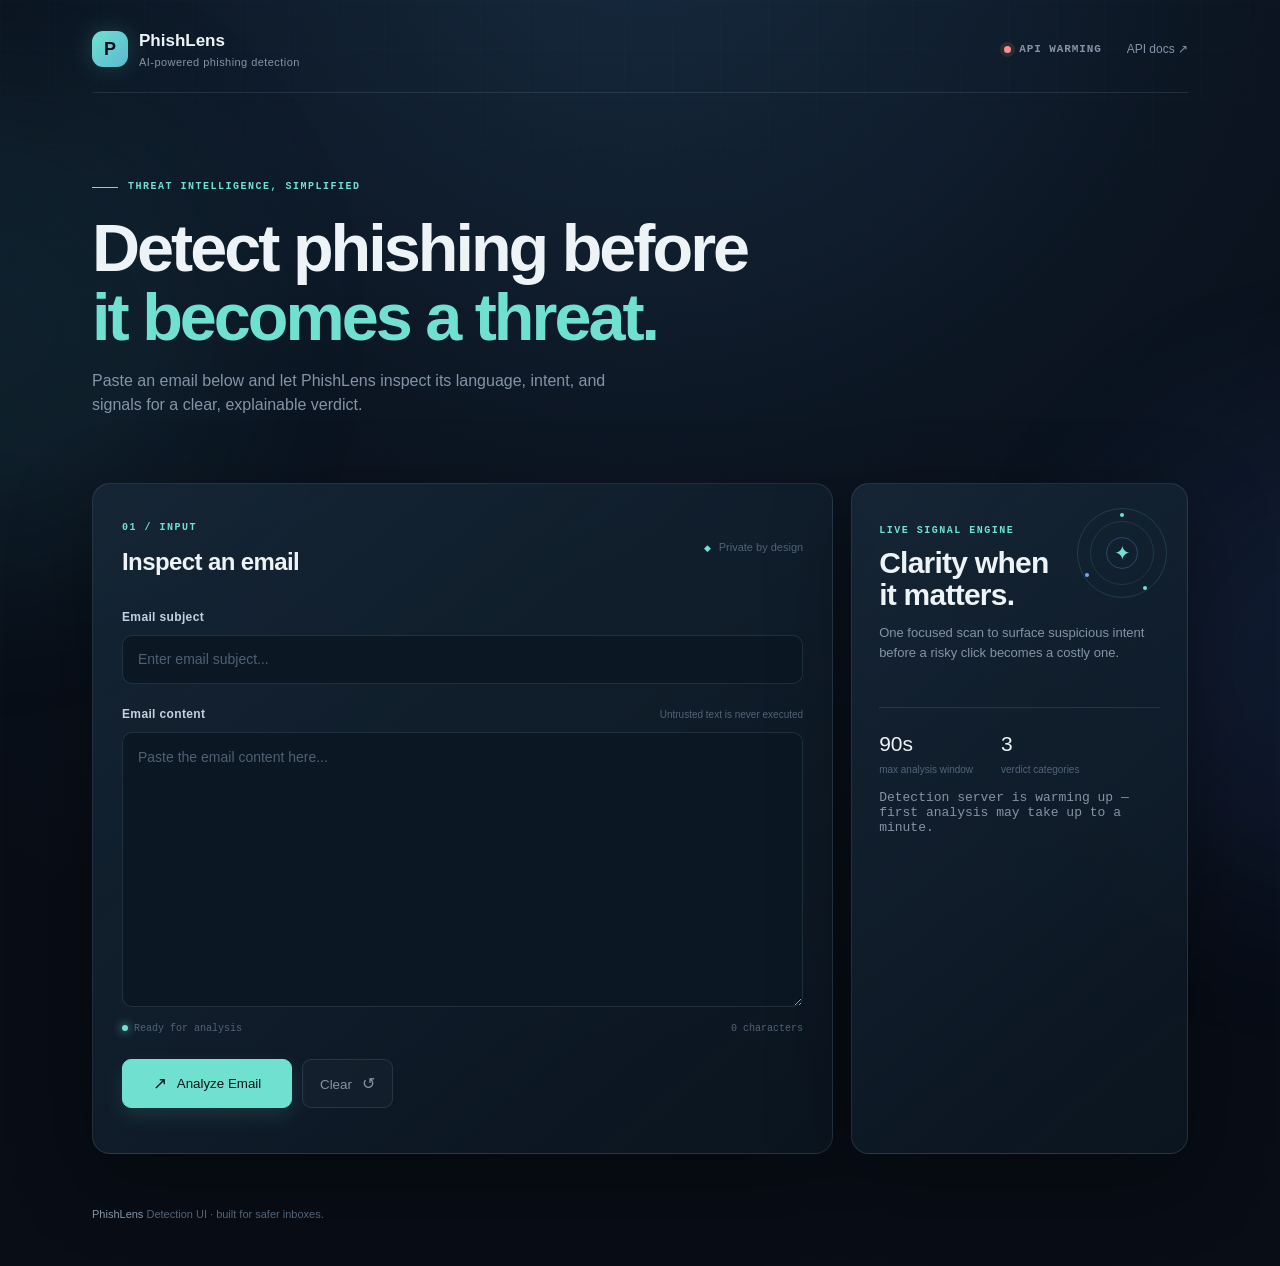
<file: index.html>
<!doctype html>
<meta charset="utf-8">
<meta http-equiv="refresh" content="0; url=frontend/">
<link rel="canonical" href="https://sairishitha-2787.github.io/phishlens/frontend/">
<title>Phishlens</title>
<p>Redirecting to <a href="frontend/">the Phishlens app</a>…</p>
</file>
<file: frontend/styles.css>
:root{--ink:#edf3f7;--muted:#8494a6;--faint:#526477;--line:rgba(147,174,198,.16);--surface:rgba(17,29,42,.82);--input:#0b1723;--cyan:#70e1d0;--blue:#76a7ff;--danger:#ff8f91;--yellow:#f5c979;--shadow:0 24px 80px rgba(0,0,0,.34)}
*{box-sizing:border-box}html{background:#080d16}body{margin:0;min-width:320px;color:var(--ink);background:radial-gradient(circle at 50% -10%,#172b40 0,#0b1420 42%,#080d16 76%);font-family:"Segoe UI",Tahoma,sans-serif;font-size:16px;line-height:1.5;overflow-x:hidden}body:before{content:"";position:fixed;inset:0;pointer-events:none;opacity:.22;background-image:linear-gradient(rgba(113,157,190,.1) 1px,transparent 1px),linear-gradient(90deg,rgba(113,157,190,.1) 1px,transparent 1px);background-size:48px 48px;mask-image:linear-gradient(to bottom,#000,transparent 70%)}
.page-shell{position:relative;max-width:1160px;margin:auto;padding:28px 32px 44px}.ambient{position:fixed;width:480px;height:480px;border-radius:50%;filter:blur(90px);opacity:.12;pointer-events:none;animation:drift 14s ease-in-out infinite alternate}.ambient-one{background:#3a8c9d;top:10%;left:-260px}.ambient-two{background:#426ac6;right:-300px;bottom:0;animation-delay:-5s}.site-header{display:flex;justify-content:space-between;align-items:center;border-bottom:1px solid var(--line);padding-bottom:22px}.brand{display:flex;align-items:center;gap:11px;color:var(--ink);text-decoration:none}.brand-mark{display:grid;place-items:center;width:36px;height:36px;color:#071219;background:linear-gradient(135deg,var(--cyan),#5ab9d2);border-radius:11px;font-weight:800;font-size:18px;box-shadow:0 0 24px rgba(112,225,208,.2)}.brand strong{display:block;font-size:17px}.brand small{display:block;color:var(--muted);font-size:11px;letter-spacing:.04em}.header-actions{display:flex;align-items:center;gap:25px}.api-status{display:flex;align-items:center;gap:8px;color:var(--muted);font:600 11px/1 ui-monospace,SFMono-Regular,monospace;text-transform:uppercase;letter-spacing:.08em}.status-dot{width:7px;height:7px;background:var(--yellow);border-radius:50%;box-shadow:0 0 0 4px rgba(245,201,121,.1)}.api-status.online .status-dot{background:var(--cyan);box-shadow:0 0 0 4px rgba(112,225,208,.1)}.api-status.offline .status-dot{background:var(--danger)}.text-link,footer a{color:var(--muted);text-decoration:none;font-size:12px}.text-link:hover,footer a:hover{color:var(--cyan)}
.hero{padding:88px 0 66px;max-width:750px}.eyebrow,.section-kicker{color:var(--cyan);font:600 10px/1.2 ui-monospace,SFMono-Regular,monospace;letter-spacing:.15em;text-transform:uppercase}.eyebrow{display:flex;align-items:center;gap:10px}.eyebrow-line{width:26px;height:1px;background:var(--cyan)}.hero h1{margin:21px 0 17px;font-size:clamp(40px,5.2vw,67px);line-height:1.04;letter-spacing:-.045em;font-weight:650}.hero h1 em{color:var(--cyan);font-style:normal}.hero p{max-width:560px;margin:0;color:var(--muted);font-size:16px}.analysis-layout{display:grid;grid-template-columns:minmax(0,1.65fr) minmax(260px,.75fr);gap:18px;align-items:stretch}.analysis-card,.signal-panel,.result-card{border:1px solid var(--line);background:linear-gradient(140deg,rgba(22,39,55,.9),rgba(11,22,33,.84));border-radius:18px;box-shadow:var(--shadow)}.analysis-card{padding:29px}.card-heading,.result-topline,.label-row,.editor-footer,.metric-heading,.probability-heading{display:flex;justify-content:space-between;align-items:center}.card-heading{margin-bottom:28px}.card-heading h2,.signal-panel h2,.result-card h2{margin:7px 0 0;letter-spacing:-.025em}.card-heading h2{font-size:24px}.secure-note{color:var(--faint);font-size:11px}.secure-note span{color:var(--cyan);font-size:9px;margin-right:5px}.field-group{margin-top:21px}.field-group label{display:block;margin-bottom:9px;font-size:12px;font-weight:600;color:#c5d1dd;letter-spacing:.03em}.label-row{align-items:baseline}.field-hint{color:var(--faint);font-size:10px}.field-group input,.field-group textarea{width:100%;border:1px solid rgba(139,170,197,.17);border-radius:10px;background:var(--input);color:var(--ink);font:inherit;font-size:14px;padding:13px 15px;transition:border-color .2s,box-shadow .2s,background .2s}.field-group textarea{min-height:205px;resize:vertical;line-height:1.6}.field-group input::placeholder,.field-group textarea::placeholder{color:#4e6173}.field-group input:focus,.field-group textarea:focus{outline:none;border-color:rgba(112,225,208,.75);box-shadow:0 0 0 3px rgba(112,225,208,.09),0 0 20px rgba(112,225,208,.06);background:#0c1a28}.editor-footer{padding-top:9px;color:var(--faint);font:10px ui-monospace,SFMono-Regular,monospace}.editor-dot{width:6px;height:6px;margin-right:6px;border-radius:50%;background:var(--cyan);box-shadow:0 0 10px var(--cyan)}.editor-dot+span{margin-right:auto}.charcount{color:var(--faint)}.actions{display:flex;gap:10px;margin-top:25px}.primary-button,.secondary-button,.again-button{border-radius:9px;cursor:pointer;font:600 13px inherit;transition:transform .2s,box-shadow .2s,background .2s,border-color .2s}.primary-button{display:flex;align-items:center;justify-content:center;gap:10px;min-width:170px;padding:13px 19px;border:1px solid var(--cyan);color:#071419;background:var(--cyan);box-shadow:0 8px 20px rgba(112,225,208,.13)}.primary-button:hover:not(:disabled){transform:translateY(-2px);box-shadow:0 12px 26px rgba(112,225,208,.25)}.button-icon{font-size:17px}.primary-button.is-loading .button-icon{width:13px;height:13px;border:2px solid rgba(7,20,25,.28);border-top-color:#071419;border-radius:50%;font-size:0;animation:spin .7s linear infinite}.secondary-button{padding:12px 17px;color:var(--muted);border:1px solid var(--line);background:rgba(255,255,255,.025)}.secondary-button:hover{color:var(--ink);border-color:rgba(147,174,198,.35)}.secondary-button span{font-size:16px;margin-left:6px}.primary-button:disabled{cursor:wait;opacity:.72}
.signal-panel{position:relative;overflow:hidden;padding:32px 27px}.signal-panel h2{font-size:30px;line-height:1.05}.signal-panel p{color:var(--muted);font-size:13px}.signal-orbit{position:absolute;top:24px;right:20px;width:90px;height:90px;border:1px solid rgba(112,225,208,.15);border-radius:50%}.signal-orbit:before,.signal-orbit:after{content:"";position:absolute;inset:12px;border:1px solid rgba(112,225,208,.12);border-radius:50%}.signal-orbit:after{inset:28px;border-color:rgba(118,167,255,.28)}.signal-orbit b{position:absolute;inset:0;display:grid;place-items:center;color:var(--cyan);font-size:20px;font-weight:400}.signal-orbit span{position:absolute;width:4px;height:4px;background:var(--cyan);border-radius:50%;top:4px;left:42px}.signal-orbit span:nth-child(2){top:64px;left:7px;background:var(--blue)}.signal-orbit span:nth-child(3){top:77px;left:65px}.signal-stats{display:flex;gap:28px;margin-top:45px;padding-top:20px;border-top:1px solid var(--line)}.signal-stats strong,.signal-stats span{display:block}.signal-stats strong{font-size:21px;font-weight:500}.signal-stats span{color:var(--faint);font-size:10px;margin-top:2px}.warmup{color:var(--faint);font:10px ui-monospace,SFMono-Regular,monospace}.warmup.ready{color:var(--cyan)}#status{margin-top:16px;font-size:12px}.error{display:flex;align-items:center;color:var(--danger);border:1px solid rgba(255,143,145,.27);border-radius:8px;padding:10px 12px;background:rgba(255,143,145,.07)}.loading{color:var(--cyan)}.loading:before{content:"";display:inline-block;width:6px;height:6px;margin:0 8px 1px 1px;border-radius:50%;background:var(--cyan);box-shadow:0 0 12px var(--cyan);animation:pulse 1s ease-in-out infinite}.ok-hint{color:var(--cyan)}
.result-card{margin-top:18px;padding:29px;animation:slide-up .5s both}.result-topline{color:var(--faint)}.result-id{font:10px ui-monospace,SFMono-Regular,monospace}.verdict-layout{display:grid;grid-template-columns:1.25fr .75fr;gap:40px;align-items:center;padding:27px 0 31px}.verdict-copy{display:flex;align-items:center;gap:17px}.verdict-icon{display:grid;place-items:center;flex:0 0 55px;height:55px;border-radius:16px;font-size:27px;font-weight:700}.verdict-icon.legit{color:var(--cyan);background:rgba(112,225,208,.1)}.verdict-icon.phish,.verdict-icon.ai-phish{color:var(--danger);background:rgba(255,143,145,.1)}.verdict-icon.unknown{color:var(--yellow);background:rgba(245,201,121,.1)}.result-label{margin:0;color:var(--muted);font:10px ui-monospace,SFMono-Regular,monospace;text-transform:uppercase;letter-spacing:.12em}.verdict-copy h2{font-size:28px}.raw-label{color:var(--faint);font-size:11px;margin:5px 0 0}.mono{font-family:ui-monospace,SFMono-Regular,monospace}.confidence{padding-left:25px;border-left:1px solid var(--line)}.metric-heading{font-size:12px;color:var(--muted)}.metric-heading strong{color:var(--ink);font-size:24px;font-weight:500}.bar-track,.probability-track{overflow:hidden;background:#172735;border-radius:99px}.bar-track{height:8px;margin-top:12px}.bar-fill,.probability-fill{height:100%;width:0;border-radius:99px;background:linear-gradient(90deg,var(--blue),var(--cyan));transition:width 1s cubic-bezier(.2,.8,.2,1)}.confidence p{color:var(--faint);font-size:10px}.result-grid{display:grid;grid-template-columns:1fr 1fr;gap:17px}.result-section{min-width:0;padding:21px;border:1px solid var(--line);border-radius:12px;background:rgba(6,15,25,.34)}.section-title{display:flex;align-items:center;gap:9px}.section-title h3{margin:0;font-size:13px;font-weight:600}.mini-icon{color:var(--cyan)}.disclaimer,.empty-state{color:var(--faint);font-size:10px;margin:9px 0 15px}.probability-list{display:grid;gap:13px}.probability-heading{color:var(--muted);font-size:11px}.probability-heading strong{color:var(--ink);font-size:11px;font-weight:600}.probability-track{height:5px;margin-top:6px}.probability-fill{background:var(--blue);transition-duration:1.2s}.feature-list{display:flex;flex-wrap:wrap;gap:7px}.feature-pill{padding:5px 9px;color:#b9f1e8;border:1px solid rgba(112,225,208,.21);border-radius:6px;background:rgba(112,225,208,.07);font:11px ui-monospace,SFMono-Regular,monospace}.technical-details{margin-top:17px;border-top:1px solid var(--line);color:var(--muted);font-size:11px}.technical-details summary{display:flex;justify-content:space-between;padding:15px 0;cursor:pointer;list-style:none}.technical-details summary::-webkit-details-marker{display:none}.technical-grid{display:grid;grid-template-columns:1fr 2fr;gap:9px 20px;padding:4px 0 16px;color:var(--faint);font-size:11px}.technical-grid strong{color:var(--muted);font-weight:400;overflow-wrap:anywhere}.warning-text{color:var(--yellow)!important}.again-button{margin-top:15px;padding:10px 0;color:var(--cyan);border:0;background:transparent}.again-button:hover{color:var(--ink)}.toast{position:fixed;right:25px;bottom:25px;z-index:3;padding:11px 15px;color:var(--ink);border:1px solid var(--line);border-radius:9px;background:#142536;box-shadow:var(--shadow);font-size:12px;opacity:0;transform:translateY(10px);pointer-events:none;transition:opacity .2s,transform .2s}.toast.visible{opacity:1;transform:translateY(0)}footer{margin-top:52px;color:var(--faint);font-size:11px}footer span{color:var(--muted)}
@keyframes spin{to{transform:rotate(360deg)}}@keyframes pulse{50%{opacity:.35;transform:scale(.7)}}@keyframes slide-up{from{opacity:0;transform:translateY(12px)}to{opacity:1;transform:translateY(0)}}@keyframes drift{to{transform:translate(50px,-30px) scale(1.08)}}
@media (max-width:760px){.page-shell{padding:22px 18px 36px}.hero{padding:64px 0 45px}.analysis-layout,.verdict-layout,.result-grid{grid-template-columns:1fr}.signal-panel{min-height:225px}.verdict-layout{gap:25px}.confidence{padding:20px 0 0;border-left:0;border-top:1px solid var(--line)}.header-actions{gap:12px}.text-link{display:none}}@media (max-width:480px){.site-header{align-items:flex-start}.brand small{font-size:10px}.api-status{font-size:9px}.hero h1{font-size:40px}.analysis-card,.signal-panel,.result-card{padding:21px}.card-heading{align-items:flex-start}.secure-note{max-width:90px;text-align:right}.actions{flex-direction:column}.primary-button,.secondary-button{width:100%}.verdict-copy{align-items:flex-start}.verdict-copy h2{font-size:23px}.toast{right:18px;bottom:18px;left:18px;text-align:center}}@media (prefers-reduced-motion:reduce){*,*:before,*:after{animation-duration:.01ms!important;animation-iteration-count:1!important;scroll-behavior:auto!important;transition-duration:.01ms!important}}
</file>
